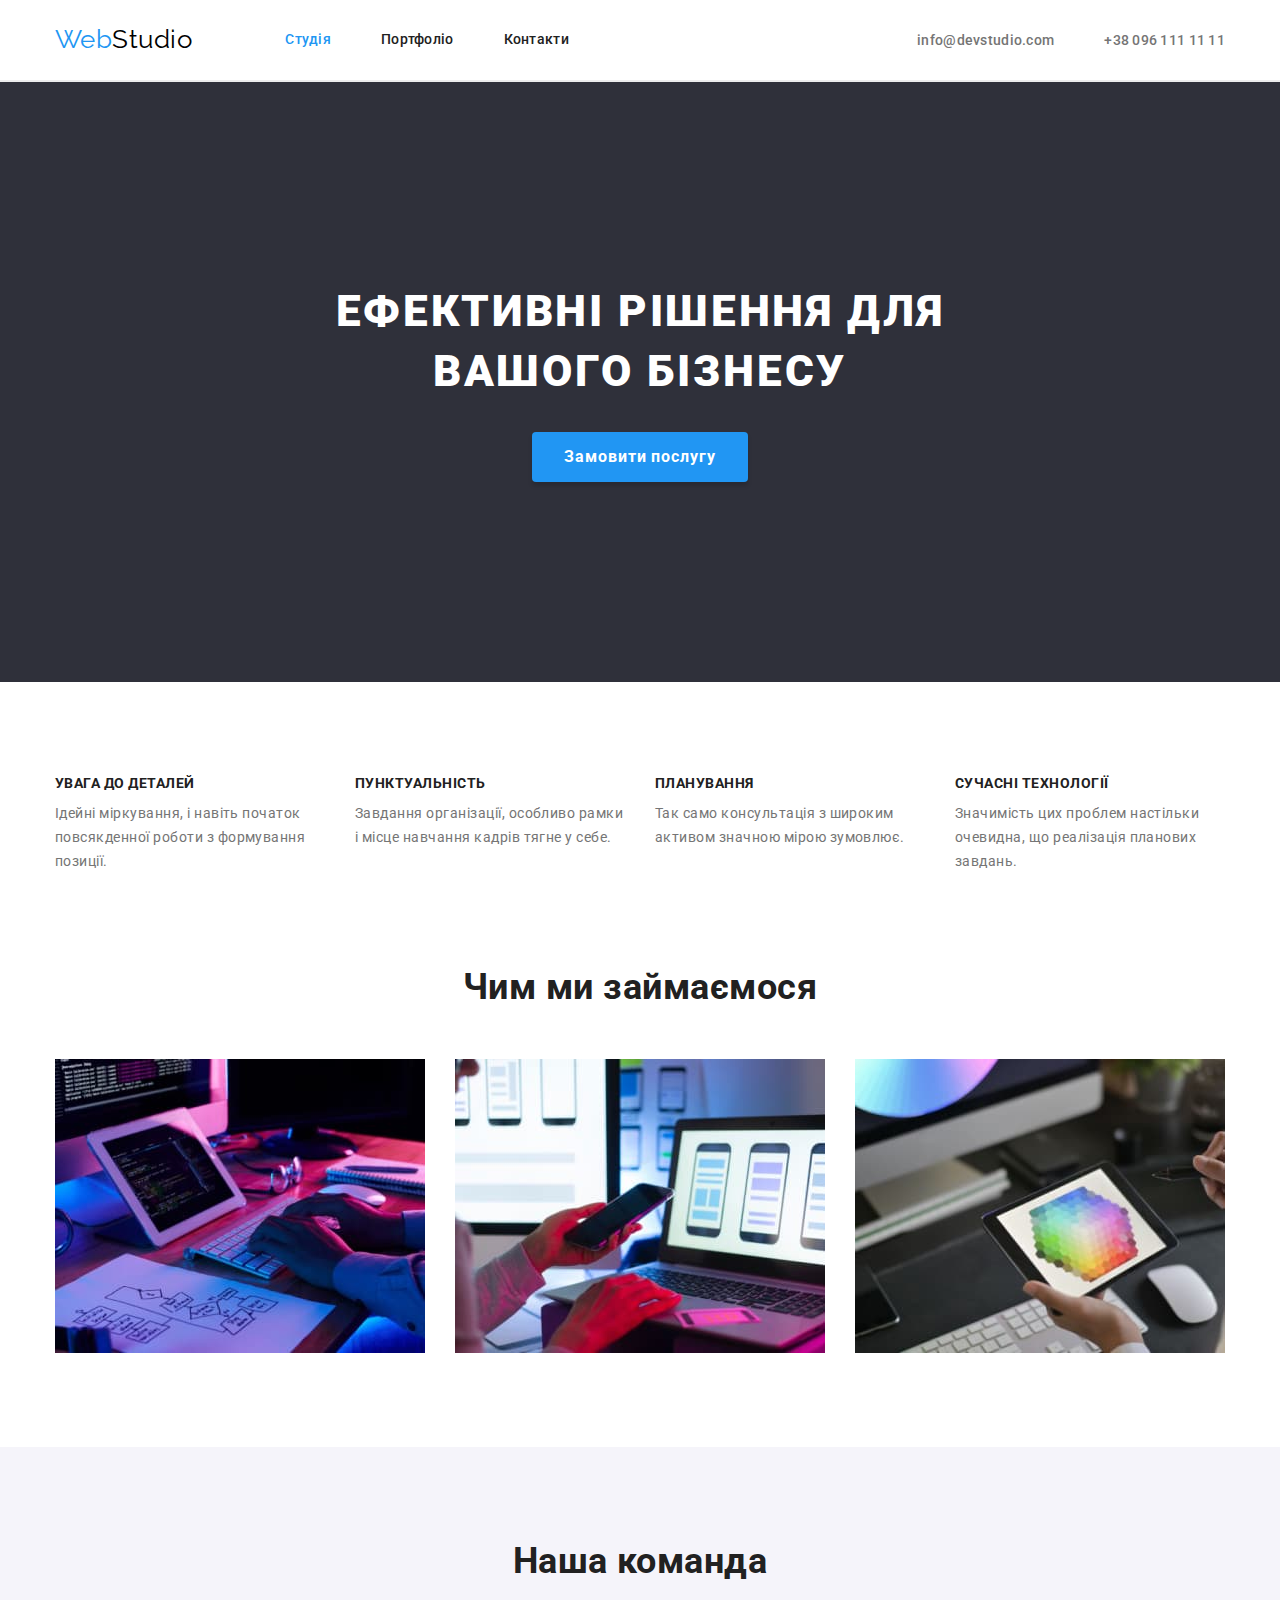
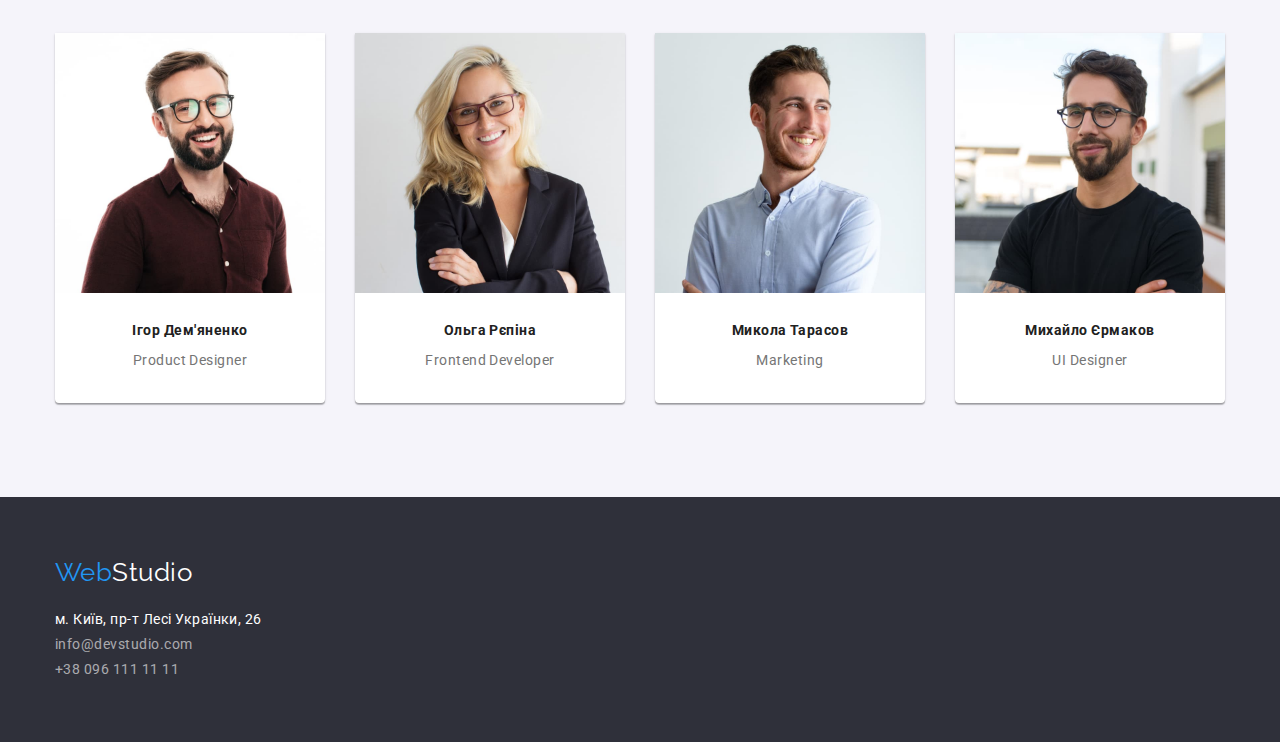
<file: index.html>
<!DOCTYPE html>
<html lang="uk">

<head>
    <meta charset="UTF-8">
    <meta http-equiv="X-UA-Compatible" content="IE=edge">
    <meta name="viewport" content="width=device-width, initial-scale=1.0">
    <title>Студія</title>

    <link
        href="https://fonts.googleapis.com/css2?family=Raleway:wght@700&family=Roboto:wght@400;500;700;900&display=swap"
        rel="stylesheet" />
    <link rel="stylesheet"
        href="https://cdnjs.cloudflare.com/ajax/libs/modern-normalize/1.1.0/modern-normalize.min.css" />
    <link rel="stylesheet" href="./css/styles.css" />

</head>

<body>
    <!-- Шапка страницы -->
    <header class="header">
        <div class="container">

            <div class="header-main">
                <!-- Навигация на другие страницы -->
                <nav class="header-nav">
                    <a href="index.html" class="logo link"><span>Web</span>Studio</a>

                    <ul class="site-nav">
                        <li><a href="index.html" class="link current">Студія</a></li>
                        <li><a href="portfolio.html" class="link">Портфоліо</a></li>
                        <li><a href="contacts.html" class="link">Контакти</a></li>
                    </ul>

                </nav>

                <!-- Контакты -->
                <ul class="contact-nav">
                    <li><a href="mailto:info@devstudio.com" class="link">info@devstudio.com</a></li>
                    <li><a href="tel:+380961111111" class="link">+38 096 111 11 11</a></li>
                </ul>
            </div>

        </div>

        <hr class="line">

    </header>


    <!-- Уникальный контент страницы -->
    <main>

        <!-- Шапка -->
        <section class="hero">
            <div class="container">
                <div class="hero-container">
                    <h1 class="hero-title">Ефективні рішення для <br />вашого бізнесу</h1>
                    <button type="button" class="button">Замовити послугу</button>
                </div>
            </div>
        </section>

        <!-- Особливості -->
        <section class="section">
            <div class="container">

                <ul class="special-list">

                    <li class="special-card">
                        <h3 class="special-list-item">УВАГА ДО ДЕТАЛЕЙ</h3>
                        <p class="special-list-text">Ідейні міркування, і навіть початок повсякденної роботи з
                            формування
                            позиції.</p>
                    </li>
                    <li class="special-card">
                        <h3 class="special-list-item">ПУНКТУАЛЬНІСТЬ</h3>
                        <p class="special-list-text">Завдання організації, особливо рамки і місце навчання кадрів тягне
                            у
                            себе.</p>
                    </li>
                    <li class="special-card">
                        <h3 class="special-list-item">ПЛАНУВАННЯ</h3>
                        <p class="special-list-text">Так само консультація з широким активом значною мірою зумовлює.</p>
                    </li>
                    <li class="special-card">
                        <h3 class="special-list-item">СУЧАСНІ ТЕХНОЛОГІЇ</h3>
                        <p class="special-list-text">Значимість цих проблем настільки очевидна, що реалізація планових
                            завдань.</p>
                    </li>

                </ul>

            </div>
        </section>


        <!-- Чим займаємось -->
        <section class="section">
            <div class="container">

                <h2 class="work-title">Чим ми займаємося</h2>

                <ul class="work-list">
                    <li class="work-card">
                        <img src="./images/box1.jpg" alt="box1" width="370" />
                    </li>
                    <li class="work-card">
                        <img src="./images/box2.jpg" alt="box2" width="370" />
                    </li>
                    <li class="work-card">
                        <img src="./images/box3.jpg" alt="box3" width="370" />
                    </li>
                </ul>

            </div>
        </section>


        <!-- Наша команда -->
        <section class="section color-two">
            <div class="container">

                <h2 class="team-title">Наша команда</h2>

                <ul class="team-list">

                    <li class="team-item">
                        <article class="team-card">
                            <div class="team-thumb">
                                <img src="./images/foto-1.jpg" alt="foto-1" width="270" />
                            </div>
                            <div class="team-content">
                                <h3 class="team-list-item">Ігор Дем'яненко</h3>
                                <p class="team-list-text">Product Designer</p>
                            </div>
                        </article>
                    </li>

                    <li class="team-item">
                        <article class="team-card">
                            <div class="team-thumb">
                                <img src="./images/foto-2.jpg" alt="foto-2" width="270" />
                            </div>
                            <div class="team-content">
                                <h3 class="team-list-item">Ольга Рєпіна</h3>
                                <p class="team-list-text">Frontend Developer</p>
                            </div>
                        </article>
                    </li>

                    <li class="team-item">
                        <article class="team-card">
                            <div class="team-thumb">
                                <img src="./images/foto-3.jpg" alt="foto-3" width="270" />
                            </div>
                            <div class="team-content">
                                <h3 class="team-list-item">Микола Тарасов</h3>
                                <p class="team-list-text">Marketing</p>
                            </div>
                        </article>
                    </li>

                    <li class="team-item">
                        <article class="team-card">
                            <div class="team-thumb">
                                <img src="./images/foto-4.jpg" alt="foto-4" width="270" />
                            </div>
                            <div class="team-content">
                                <h3 class="team-list-item">Михайло Єрмаков</h3>
                                <p class="team-list-text">UI Designer</p>
                            </div>
                        </article>
                    </li>

                </ul>

            </div>
        </section>

    </main>


    <!-- Подвал страницы -->
    <footer class="footer">
        <div class="container">
            <div class="footer-address">
                <a href="index.html" class="footer-logo"><span>Web</span>Studio</a>

                <address class="address">
                    <div class="street">м. Київ, пр-т Лесі Українки, 26 </br></div>
                    <a href="mailto:info@devstudio.com">info@devstudio.com</a></br>
                    <a href="tel:+380961111111">+38 096 111 11 11</a></br>
                </address>
            </div>
            <!-- <ul class="social-link">
            <li><a href="" aria-label="Facebook link">Facebook</a></li>
            <li><a href="" aria-label="Twitter link">Twitter</a></li>
            <li><a href="" aria-label="Instagram link">Instagram</a></li>
            <li><a href="" aria-label="LinkedId link">LinkedId</a></li>
        </ul> -->

        </div>
    </footer>
</body>

</html>
</file>
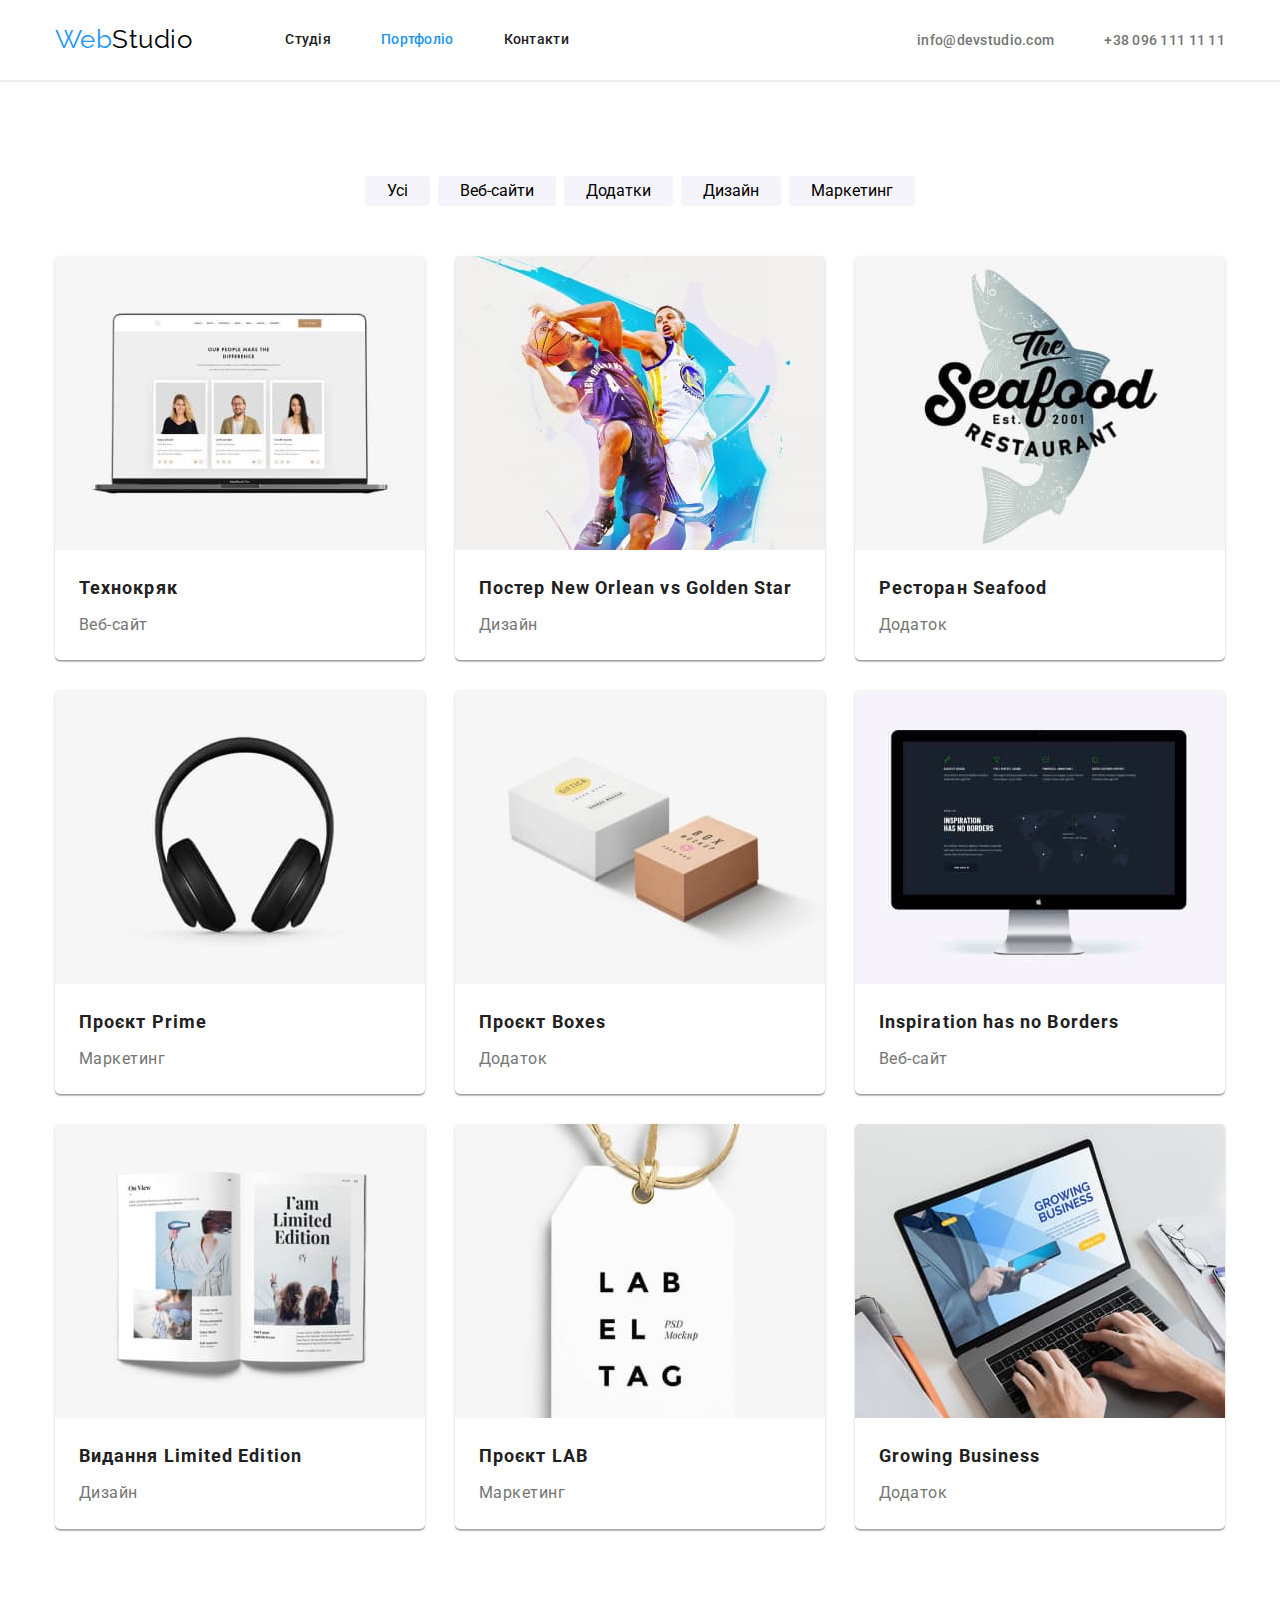
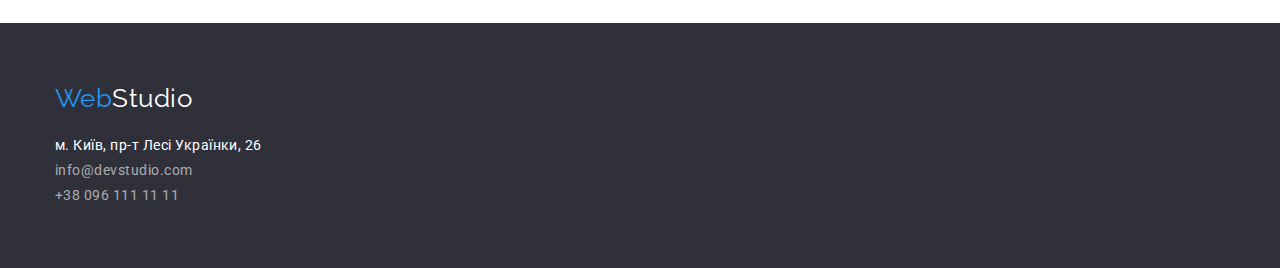
<file: portfolio.html>
<!DOCTYPE html>
<html lang="uk">

<head>
    <meta charset="UTF-8">
    <meta http-equiv="X-UA-Compatible" content="IE=edge">
    <meta name="viewport" content="width=device-width, initial-scale=1.0">
    <title>Портфоліо</title>
    <link
        href="https://fonts.googleapis.com/css2?family=Raleway:wght@700&family=Roboto:wght@400;500;700;900&display=swap"
        rel="stylesheet">
    <link rel="stylesheet"
        href="https://cdnjs.cloudflare.com/ajax/libs/modern-normalize/1.1.0/modern-normalize.min.css" />
    <link rel="stylesheet" href="./css/styles.css" />
</head>

<body>

    <!-- Шапка страницы -->
    <header class="header">
        <div class="container">

            <div class="header-main">
                <!-- Навигация на другие страницы -->
                <nav class="header-nav">
                    <a href="index.html" class="logo link"><span>Web</span>Studio</a>

                    <ul class="site-nav">
                        <li><a href="index.html" class="link">Студія</a></li>
                        <li><a href="portfolio.html" class="link current">Портфоліо</a></li>
                        <li><a href="contacts.html" class="link">Контакти</a></li>
                    </ul>

                </nav>

                <!-- Контакты -->
                <ul class="contact-nav">
                    <li><a href="mailto:info@devstudio.com" class="link">info@devstudio.com</a></li>
                    <li><a href="tel:+380961111111" class="link">+38 096 111 11 11</a></li>
                </ul>
            </div>

        </div>

        <hr class="line">

    </header>

    <!-- Уникальный контент страницы -->
    <main>

        <section class="section">
            <div class="container">

                <!-- Фильтр -->
                <div class="filter">
                    <ul class="filter-set">
                        <li class="filter-item">
                            <button class="filter-button" type="button">Усі</button>
                        </li>
                        <li class="filter-item">
                            <button class="filter-button" type="button">Веб-сайти</button>
                        </li>
                        <li class="filter-item">
                            <button class="filter-button" type="button">Додатки</button>
                        </li>
                        <li class="filter-item">
                            <button class="filter-button" type="button">Дизайн</button>
                        </li>
                        <li class="filter-item">
                            <button class="filter-button" type="button">Маркетинг</button>
                        </li>
                    </ul>
                </div>

                <!-- Карточки -->
                <ul class="card-set">
                    <li class="item">
                        <article class="card">
                            <div class="card-thumb">
                                <img src="./images/2-img-1.jpg" alt="">
                            </div>
                            <div class="card-content">
                                <h2 class="card-heading">Технокряк</h2>
                                <p class="card-text">Веб-сайт</p>
                            </div>

                        </article>
                    </li>

                    <li class="item">
                        <article class="card">
                            <div class="card-thumb">
                                <img src="./images/2-img-2.jpg" alt="">
                            </div>
                            <div class="card-content">
                                <h2 class="card-heading">Постер New Orlean vs Golden Star</h2>
                                <p class="card-text">Дизайн</p>
                            </div>

                        </article>
                    </li>

                    <li class="item">
                        <article class="card">
                            <div class="card-thumb">
                                <img src="./images/2-img-3.jpg" alt="">
                            </div>
                            <div class="card-content">
                                <h2 class="card-heading">Ресторан Seafood</h2>
                                <p class="card-text">Додаток</p>
                            </div>

                        </article>
                    </li>

                    <li class="item">
                        <article class="card">
                            <div class="card-thumb">
                                <img src="./images/2-img-4.jpg" alt="">
                            </div>
                            <div class="card-content">
                                <h2 class="card-heading">Проєкт Prime</h2>
                                <p class="card-text">Маркетинг</p>
                            </div>

                        </article>
                    </li>

                    <li class="item">
                        <article class="card">
                            <div class="card-thumb">
                                <img src="./images/2-img-5.jpg" alt="">
                            </div>
                            <div class="card-content">
                                <h2 class="card-heading">Проєкт Boxes</h2>
                                <p class="card-text">Додаток</p>
                            </div>

                        </article>
                    </li>

                    <li class="item">
                        <article class="card">
                            <div class="card-thumb">
                                <img src="./images/2-img-6.jpg" alt="">
                            </div>
                            <div class="card-content">
                                <h2 class="card-heading">Inspiration has no Borders</h2>
                                <p class="card-text">Веб-сайт</p>
                            </div>

                        </article>
                    </li>

                    <li class="item">
                        <article class="card">
                            <div class="card-thumb">
                                <img src="./images/2-img-7.jpg" alt="">
                            </div>
                            <div class="card-content">
                                <h2 class="card-heading">Видання Limited Edition</h2>
                                <p class="card-text">Дизайн</p>
                            </div>

                        </article>
                    </li>

                    <li class="item">
                        <article class="card">
                            <div class="card-thumb">
                                <img src="./images/2-img-8.jpg" alt="">
                            </div>
                            <div class="card-content">
                                <h2 class="card-heading">Проєкт LAB</h2>
                                <p class="card-text">Маркетинг</p>
                            </div>

                        </article>
                    </li>

                    <li class="item">
                        <article class="card">
                            <div class="card-thumb">
                                <img src="./images/2-img-9.jpg" alt="">
                            </div>
                            <div class="card-content">
                                <h2 class="card-heading">Growing Business</h2>
                                <p class="card-text">Додаток</p>
                            </div>
                        </article>
                    </li>

                </ul>
            </div>
        </section>
    </main>


    <!-- Подвал страницы -->
    <footer class="footer">
        <div class="container">
            <div class="footer-address">
                <a href="index.html" class="footer-logo"><span>Web</span>Studio</a>

                <address class="address">
                    <div class="street">м. Київ, пр-т Лесі Українки, 26 </br></div>
                    <a href="mailto:info@devstudio.com">info@devstudio.com</a></br>
                    <a href="tel:+380961111111">+38 096 111 11 11</a></br>
                </address>
            </div>
            <!-- <ul class="social-link">
                <li><a href="" aria-label="Facebook link">Facebook</a></li>
                <li><a href="" aria-label="Twitter link">Twitter</a></li>
                <li><a href="" aria-label="Instagram link">Instagram</a></li>
                <li><a href="" aria-label="LinkedId link">LinkedId</a></li>
            </ul> -->

        </div>
    </footer>

</body>

</html>
</file>
<file: css/styles.css>
/* Переменные */
:root {
  --text-color-primary: #212121;
  --text-color-secondary: #757575;
  --text-color-accent: #2196f3;
  --text-color-head-footer: #ffffff;
  --bg-color-primary: #ffffff;
  --bg-color-secondary: #f5f4fa;
  --bg-color-head-footer: #2f303a;
  --bg-color-portfolio: #ffffff;
}

body {
  background-color: var(--bg-color-primary);
  color: var(--text-color-primary);
  font-family: "Roboto", sans-serif;
  letter-spacing: 0.03em;
  line-height: 1.5;
}

h1,
h2,
h3,
h4,
h5,
h6,
p {
  margin-top: 0;
  margin-bottom: 0;
}

ul {
  list-style: none; /* сбрасывает точки в списке */
  margin: 0;
  padding: 0;
}

img {
  display: block;
  max-width: 100%;
  height: auto;
}

.line {
  border: 1px solid #ececec;
  margin: 0;
}

.container {
  width: 1200px;
  margin: 0 auto;
  padding: 0 15px;
}

.section {
  padding-top: 94px;
  padding-bottom: 94px;
}

/* Header */

.header-main {
  display: flex;
  justify-content: space-between;
  align-items: center;
}

.header-nav {
  display: flex;
  align-items: center;
}

.logo {
  display: inline-block;

  color: #000000;
  font-family: "Raleway", sans-serif;
  font-size: 26px;
  line-height: 1.2;
  text-decoration: none; /* Убираем подчеркивание в ссылках */
}

.logo span {
  color: var(--text-color-accent);
}

/* Site nav */
.site-nav {
  font-style: normal;
  font-weight: 500;
  font-size: 14px;
  line-height: 1.14;
  letter-spacing: 0.02em;

  display: flex;
  margin-left: 93px;
  margin-top: 32px;
  margin-bottom: 32px;
}

.header-main li:not(:last-child) {
  margin-right: 50px;
}

.site-nav .link {
  color: var(--text-color-primary);
  text-decoration: none; /* Убираем подчеркивание в ссылках */
}
/* Contacts nav */
.contact-nav {
  display: flex;
}
.contact-nav .link {
  color: var(--text-color-secondary);
  font-style: normal;
  font-weight: 500;
  font-size: 14px;
  line-height: 1.14;
  letter-spacing: 0.02em;
  text-decoration: none; /* Убираем подчеркивание в ссылках */
}

/* Свойства навидений */
.header .link:hover,
.header .link:focus {
  color: var(--text-color-accent);
}

.header .link.current {
  color: var(--text-color-accent);
}

/* Шапка. Основной экран */
.hero {
  background-color: var(--bg-color-head-footer);
}

/**** Hero ****/

.hero-container {
  text-align: center;
  padding-top: 200px;
  padding-bottom: 200px;
}
.hero-title {
  color: var(--text-color-head-footer);
  font-style: normal;
  font-weight: 900;
  font-size: 44px;
  line-height: 1.36;
  letter-spacing: 0.06em;
  text-transform: uppercase;
  margin-bottom: 30px;
}

.hero .button {
  padding: 10px 32px;
  color: var(--text-color-head-footer);

  background-color: var(--text-color-accent);
  font-style: normal;
  font-weight: 700;
  font-size: 16px;
  line-height: 1.88;
  letter-spacing: 0.06em;

  box-shadow: 0px 4px 4px rgba(0, 0, 0, 0.15);

  border: 0;
  border-radius: 4px;
}

.button:active {
  background: #188ce8;
}

/* ********* Main ********* */

/* Особливості */
.special-list {
  display: flex;
}

.special-list > .special-card:not(:last-child) {
  margin-right: 30px;
}

.special-card {
  width: 270px;
}
.special-list-item {
  font-weight: 700;
  font-size: 14px;
  line-height: 1.14;
  text-transform: uppercase;

  margin-bottom: 10px;
}

.special-list-text {
  color: var(--text-color-secondary);
  font-size: 14px;
  line-height: 1.71;
}

/* Чим займаємось */

.work-title {
  font-weight: 700;
  font-size: 36px;
  line-height: 1.16;
  text-align: center;
  margin-bottom: 50px;
}

.work-title {
  margin-top: -94px; /* ???? как подругому снизить */
}

.work-list {
  display: flex;
  gap: 30px;
}

/* Наша Команда */

.color-two {
  background-color: var(--bg-color-secondary);
}

.team-title {
  /* Можно объеденить с .work-title  */
  font-weight: 700;
  font-size: 36px;
  line-height: 1.16;
  text-align: center;
  margin-bottom: 50px;
}

.team-list {
  display: flex;
}

.team-item:not(:last-child) {
  margin-right: 30px;
}

.team-card {
  box-shadow: 0px 1px 3px rgba(0, 0, 0, 0.12), 0px 1px 1px rgba(0, 0, 0, 0.14),
    0px 2px 1px rgba(0, 0, 0, 0.2);
  border-radius: 0px 0px 4px 4px;
}

.team-card {
  background-color: var(--bg-color-primary);
}

.team-content {
  text-align: center;
  padding: 30px 0;
}

.team-list-item {
  font-style: normal;
  font-weight: 700;
  font-size: 14px;
  line-height: 1.14;
  margin-bottom: 10px;
}

.team-list-text {
  color: var(--text-color-secondary);
  font-style: normal;
  font-weight: 400;
  font-size: 14px;
  line-height: 1.71;
}

/* Footer */
.footer {
  background-color: var(--bg-color-head-footer);
}

.footer-address {
  display: flex;
  flex-direction: column;
  padding: 60px 0;
}

.footer-logo {
  color: var(--text-color-head-footer);
  font-family: "Raleway", sans-serif;
  font-size: 26px;
  line-height: 1.2;
  text-decoration: none; /* Убираем подчеркивание в ссылках */
  margin-bottom: 20px;
}
.footer-logo span {
  color: var(--text-color-accent);
}

.address {
  color: var(--text-color-head-footer);
}

.address:not(:last-child) {
  margin-bottom: 9px;
}

.footer .street {
  font-style: normal;
  font-size: 14px;
  line-height: 1.71;
}

.address a {
  color: rgba(255, 255, 255, 0.6);
  font-style: normal;
  font-size: 14px;
  line-height: 1.71;
  text-decoration: none;
}

/* ******* Страница Портфолио ******* */

/* Filter */

.filter {
  margin-bottom: 50px;
}

.filter-set {
  display: flex;
  justify-content: center;
  gap: 8px;
}

.filter-item {
  font-style: normal;
  font-weight: 500;
  font-size: 16px;
  line-height: 1.62;
  text-align: center;
}

.filter-button {
  padding: 6px 22px;
  cursor: pointer;
  border: 0;
  background-color: var(--bg-color-secondary);
  border-radius: 4px;
}

.filter-button:hover,
.filter-button:focus {
  background-color: var(--text-color-accent);
  color: var(--text-color-head-footer);
  box-shadow: 0px 3px 1px rgba(0, 0, 0, 0.1), 0px 1px 2px rgba(0, 0, 0, 0.08),
    0px 2px 2px rgba(0, 0, 0, 0.12);
}

/* Card-set */

.card-set {
  padding: 0;
  margin: 0;
  list-style: none;

  display: flex;
  flex-wrap: wrap;
  margin-left: -30px;
  margin-top: -30px;
}

.card-set > .item {
  flex-basis: calc(100% / 3 - 30px);
  margin-left: 30px;
  margin-top: 30px;
}

/* Card */

.card-content {
  padding: 20px 24px 20px 24px;
}

.card-heading {
  font-style: normal;
  font-weight: 700;
  font-size: 18px;
  line-height: 2;
  letter-spacing: 0.06em;
}

.card-text {
  margin-top: 4px;
  color: var(--text-color-secondary);
  font-style: normal;
  font-weight: 400;
  font-size: 16px;
  line-height: 1.88;
}

/* Тень карточки (сейчас необязательно) */

.card {
  box-shadow: 0px 1px 3px rgba(0, 0, 0, 0.12), 0px 1px 1px rgba(0, 0, 0, 0.14),
    0px 2px 1px rgba(0, 0, 0, 0.2);
  border-radius: 5px;
  overflow: hidden;
}
</file>
